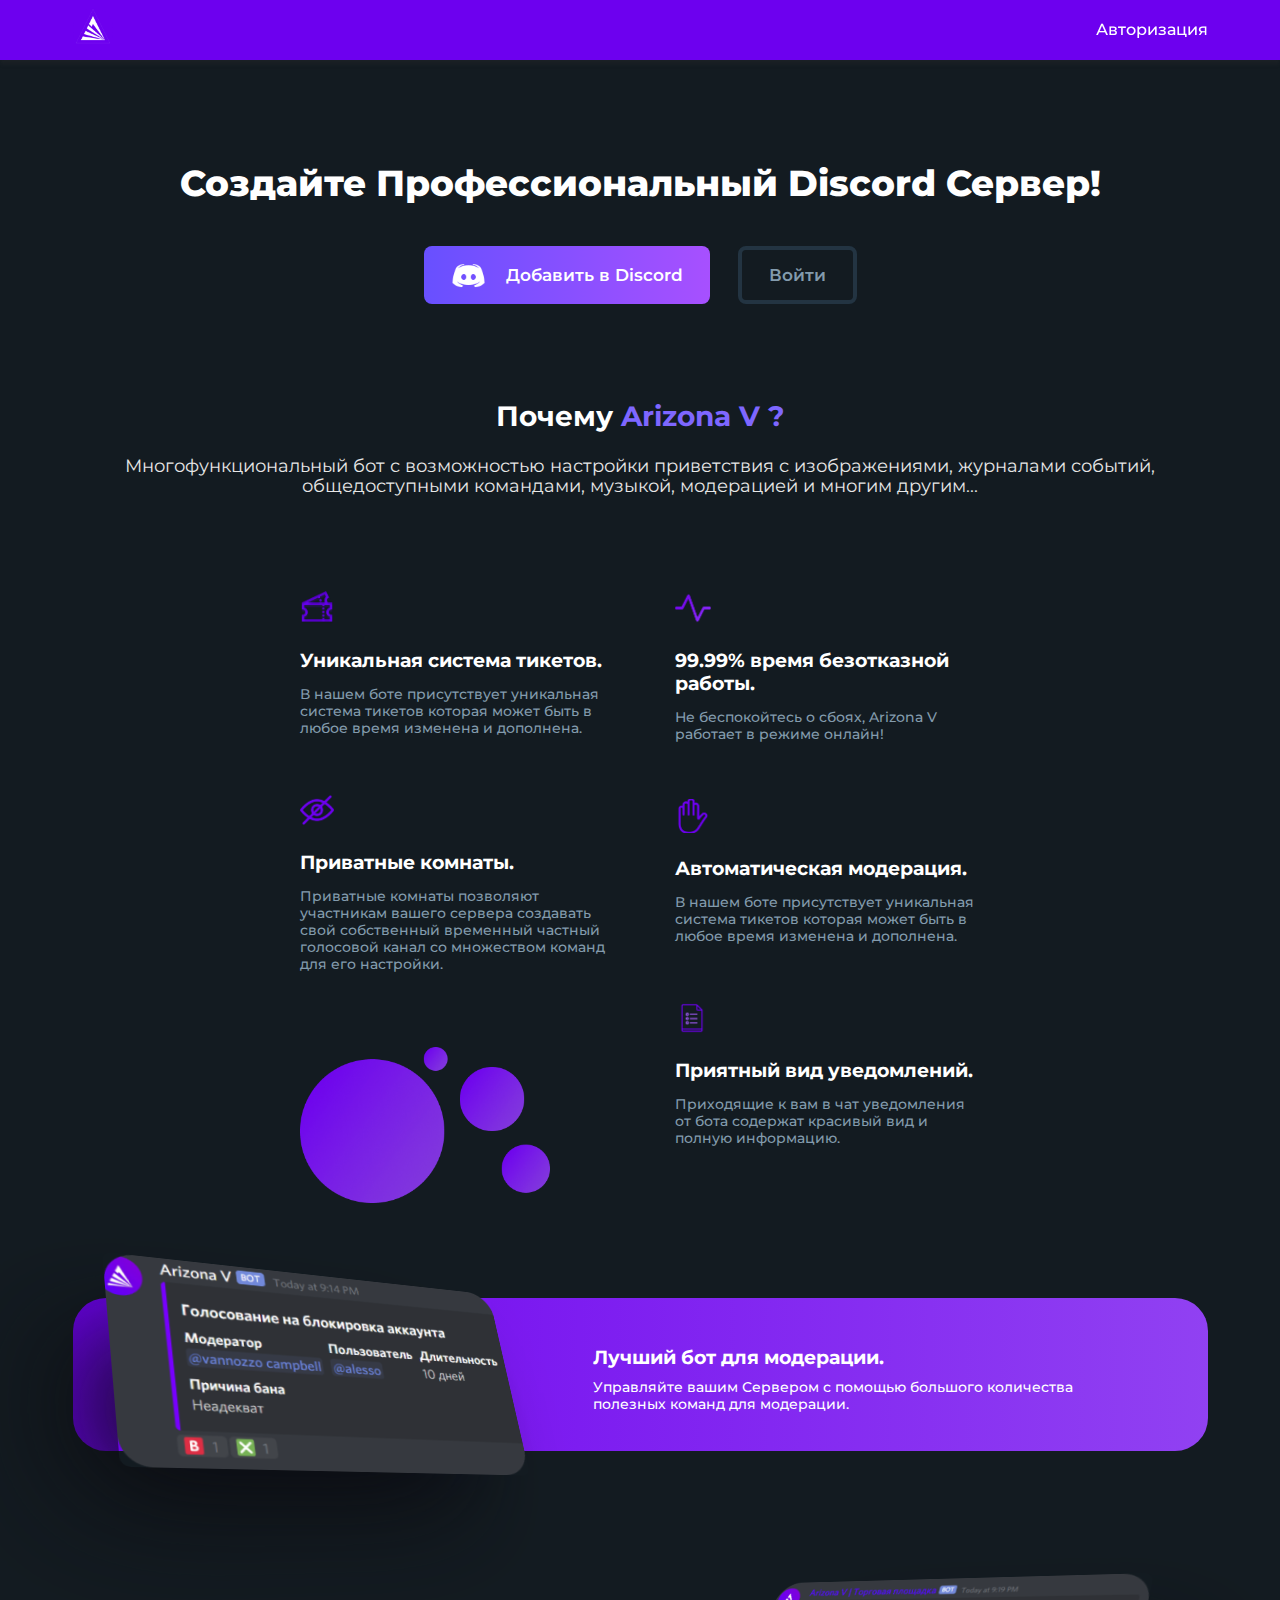
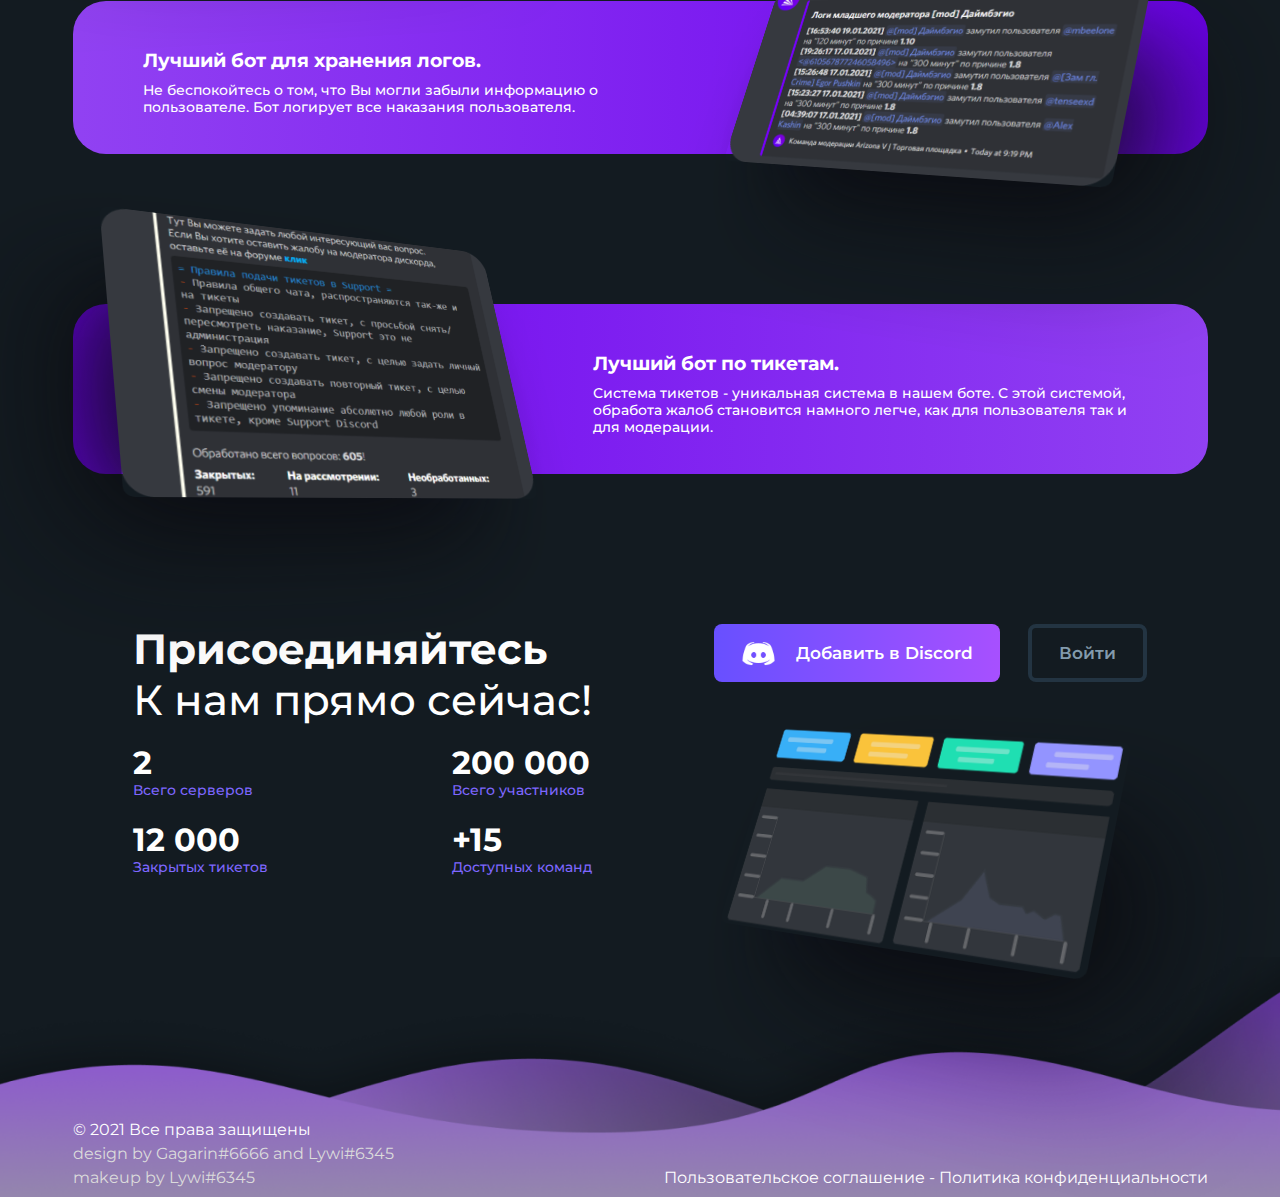
<file: index.html>
<!DOCTYPE html>
<html lang="ru">
<head>
    <meta charset="UTF-8">
    <meta name="viewport" content="width=device-width, initial-scale=1.0">
    <meta name="viewport" content="width=device-width">

    <link rel="stylesheet" href="css/main.css">
    <link rel="stylesheet" href="css/style.css">

    <script src="scripts/burger.js"></script>

    <title>Bot Arizona V</title>
</head>
<body>
    <div class="navbar navbar_fixed-top">
        <div class="container navbar__container">
            <a href="#" class="navbar__logo">
                <img src="img/navbar__logo.png" alt="logo">
            </a>
            <div class="navbar__right">
                <div class="navbar__burger">
                    <span></span>
                </div>
                <nav class="navbar__menu">
                    <ul class="navbar__list">
                        <li>
                            <a href="authorized.html" class="navbar__link">Авторизация</a>
                        </li>                  
                    <!-- <li>
                            <a href="#" class="navbar__link">Главная</a>
                        </li> -->
                    </ul>
                </nav>
            </div>
        </div>
    </div>
    <main class="main">
        <div class="container">
            <div class="head">
                <h1>Создайте Профессиональный Discord Сервер!</h1>
                <div class="head__buttons">
                    <a href="#" class="button button_add-to-discord"><img src="img/add-to-discord.png" alt="">Добавить в Discord</a>
                    <a href="#" class="button button_entrance">Войти</a>
                </div>
            </div>
            <div class="why">
                <div class="why__header">
                    <h2>Почему <span>Arizona V ?</span></h2>
                    <p>Многофункциональный бот с возможностью настройки приветствия с изображениями, журналами событий, общедоступными командами, музыкой, модерацией и многим другим...</p>
                </div>
                <div class="why__elements">
                    <div class="why__section why__section_left">
                        <div class="why__element">
                            <img src="img/why__ticket.png" alt="img">
                            <h3>Уникальная система тикетов.</h3>
                            <p>В нашем боте присутствует уникальная система тикетов которая может быть в любое время изменена и дополнена.</p>
                        </div>
                        <div class="why__element">
                            <img src="img/why__eye.png" alt="img">
                            <h3>Приватные комнаты.</h3>
                            <p>Приватные комнаты позволяют участникам вашего сервера создавать свой собственный временный частный голосовой канал со множеством команд для его настройки.</p>
                        </div>
                    </div>
                    <div class="why__section">
                        <div class="why__element">
                            <img src="img/why__line.png" alt="img">
                            <h3>99.99% время безотказной работы.</h3>
                            <p>Не беспокойтесь о сбоях, Arizona V работает в режиме онлайн!</p>
                        </div>
                        <div class="why__element">
                            <img src="img/why__arm.png" alt="img">
                            <h3>Автоматическая модерация.</h3>
                            <p>В нашем боте присутствует уникальная система тикетов которая может быть в любое время изменена и дополнена.</p>
                        </div>
                        <div class="why__element">
                            <img src="img/why__list.png" alt="img">
                            <h3>Приятный вид уведомлений.</h3>
                            <p>Приходящие к вам в чат уведомления от бота содержат красивый вид и полную информацию.</p>
                        </div>
                    </div>
                    <img class="why__circles" src="img/why__circles.png" alt="">
                </div>
                <div class="tiles">
                    <div class="tiles__feture">
                        <div><img class="tiles__img-rotate tiles__img-rotate_left" src="img/tiles/why__vote-ban.png" alt=""></div>
                        <div>
                            <h3>Лучший бот для модерации.</h3>
                            <p>Управляйте вашим Сервером с помощью большого количества полезных команд для модерации.</p>
                        </div>
                    </div>
                    <div class="tiles__feture tiles__feture_reverse">
                        <div><img class="tiles__img-rotate tiles__img-rotate_right" src="img/tiles/why__logs.png" alt=""></div>
                        <div>
                            <h3>Лучший бот для хранения логов.</h3>
                            <p>Не беспокойтесь о том, что Вы могли забыли информацию о пользователе. Бот логирует все наказания пользователя.</p>
                        </div>
                    </div>
                    <div class="tiles__feture">
                        <div><img class="tiles__img-rotate tiles__img-rotate_left" src="img/tiles/why__tickets.png" alt=""></div>
                        <div>
                            <h3>Лучший бот по тикетам.</h3>
                            <p>Система тикетов - уникальная система в нашем боте. С этой системой, обработа жалоб становится намного легче, как для пользователя так и для модерации.</p>
                        </div>
                    </div>
                </div>
                <div class="join-server">
                    <div class="join-server__section join-server__section_left">
                        <h3><span>Присоединяйтесь</span><br>К нам прямо сейчас!</h3>
                        <div class="join-server__info">
                            <div class="join-server__section">
                                <div class="join-server__element">
                                    <h4>2</h4>
                                    <p>Всего серверов</p>
                                </div>
                                <div class="join-server__element">
                                    <h4>12 000</h4>
                                    <p>Закрытых тикетов</p>
                                </div>
                            </div>
                            <div class="join-server__section">
                                <div class="join-server__element">
                                    <h4>200 000</h4>
                                    <p>Всего участников</p>
                                </div>
                                <div class="join-server__element">
                                    <h4>+15</h4>
                                    <p>Доступных команд</p>
                                </div>
                            </div>
                        </div>
                    </div>
                    <div class="join-server__section">
                        <div class="join-server__buttons">
                            <a href="#" class="button button_add-to-discord"><img src="img/add-to-discord.png" alt="">Добавить в Discord</a>
                            <a href="#" class="button button_entrance">Войти</a>
                        </div>
                        <img class="join-server__logo" src="img/join-server-logo.png" alt="">
                    </div>
                </div>
            </div>
        </div>
    </main>
    <footer class="footer">
        <div class="container footer__container">
            <div class="footer__author">
                <span>© 2021 Все права защищены</span><br>
                <p>design by Gagarin#6666 and Lywi#6345</p>
                <p>makeup by Lywi#6345</p>
            </div>
            <div>
                <div class="footer__politics">
                    <a href="#">Пользовательское соглашение</a>
                    <span>&nbsp;-&nbsp;</span>
                    <a href="#">Политика конфиденциальности</a>
                </div>
            </div>
        </div>
    </footer>
</body>
</html>
</file>
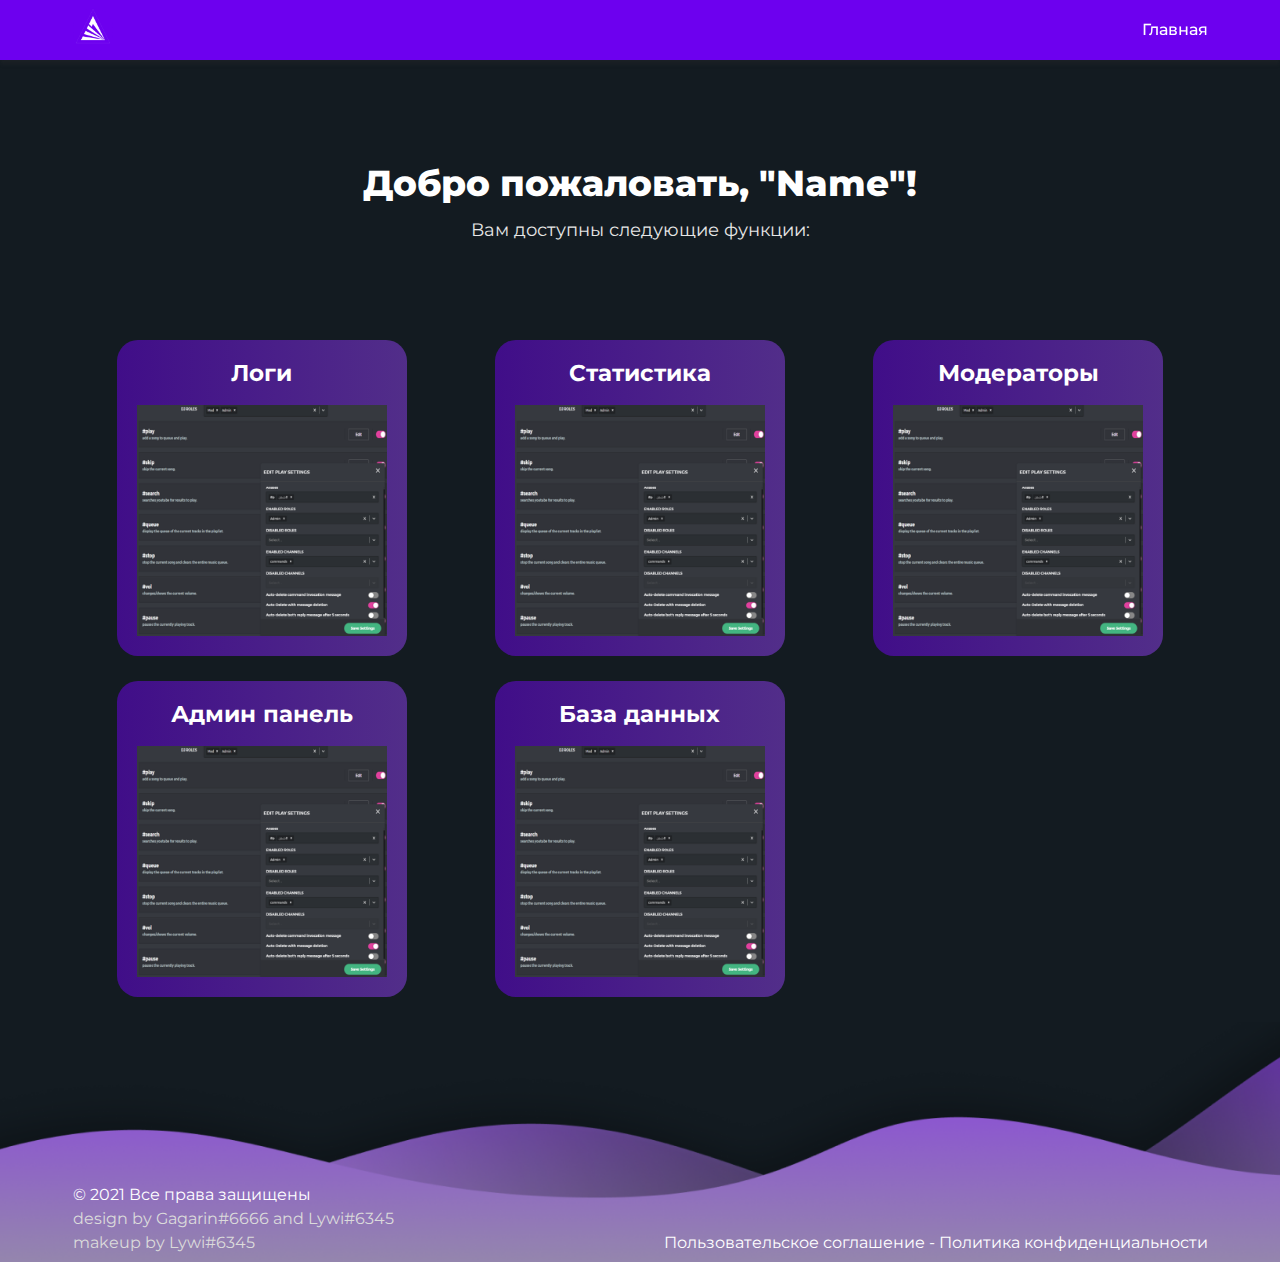
<file: authorized.html>
<!DOCTYPE html>
<html lang="ru">
<head>
    <meta charset="UTF-8">
    <meta name="viewport" content="width=device-width, initial-scale=1.0">

    <link rel="stylesheet" href="css/main.css">
    <link rel="stylesheet" href="css/authorized.css">

    <script src="scripts/burger.js"></script>

    <title>Bot Arizona V</title>
</head>
<body>
    <div class="navbar navbar_fixed-top">
        <div class="container navbar__container">
            <a href="#" class="navbar__logo">
                <img src="img/navbar__logo.png" alt="logo">
            </a>
            <div class="navbar__right">
                <div class="navbar__burger">
                    <span></span>
                </div>
                <nav class="navbar__menu">
                    <ul class="navbar__list">
                        <li>
                            <a href="index.html" class="navbar__link">Главная</a>
                        </li>          
                    <!-- <li>
                            <a href="#" class="navbar__link">Главная</a>
                        </li> -->
                    </ul>
                </nav>
            </div>
        </div>
    </div>
    <main>
        <div class="container">
            <div class="head">
                <h1>Добро пожаловать, "Name"!</h1>
                <p>Вам доступны следующие функции:</p>
            </div>
            <div class="cards">
                <a class="cards__card" href="logs.html">
                    <div class="cards__name"><h2>Логи</h2></div>
                    <img class="cards__preview" src="img/authorized/cards__preview.png" alt="">
                </a>
                <a class="cards__card" href="#">
                    <div class="cards__name"><h2>Статистика</h2></div>
                    <img class="cards__preview" src="img/authorized/cards__preview.png" alt="">
                </a>
                <a class="cards__card" href="moderatorsList.html">
                    <div class="cards__name"><h2>Модераторы</h2></div>
                    <img class="cards__preview" src="img/authorized/cards__preview.png" alt="">
                </a>
                <a class="cards__card" href="#">
                    <div class="cards__name"><h2>Админ панель</h2></div>
                    <img class="cards__preview" src="img/authorized/cards__preview.png" alt="">
                </a>
                <a class="cards__card" href="#">
                    <div class="cards__name"><h2>База данных</h2></div>
                    <img class="cards__preview" src="img/authorized/cards__preview.png" alt="">
                </a>
                <a class="cards__card cards__card_💩💩💩" href="#">
                    <div class="cards__name"><h2>💩💩💩</h2></div>
                    <img class="cards__preview" src="img/authorized/cards__preview.png" alt="">
                </a>
            </div>
        </div>
    </main>
    <footer class="footer">
        <div class="container footer__container">
            <div class="footer__author">
                <span>© 2021 Все права защищены</span><br>
                <p>design by Gagarin#6666 and Lywi#6345</p>
                <p>makeup by Lywi#6345</p>
            </div>
            <div>
                <div class="footer__politics">
                    <a href="#">Пользовательское соглашение</a>
                    <span>&nbsp;-&nbsp;</span>
                    <a href="#">Политика конфиденциальности</a>
                </div>
            </div>
        </div>
    </footer>
</body>
</html>
</file>
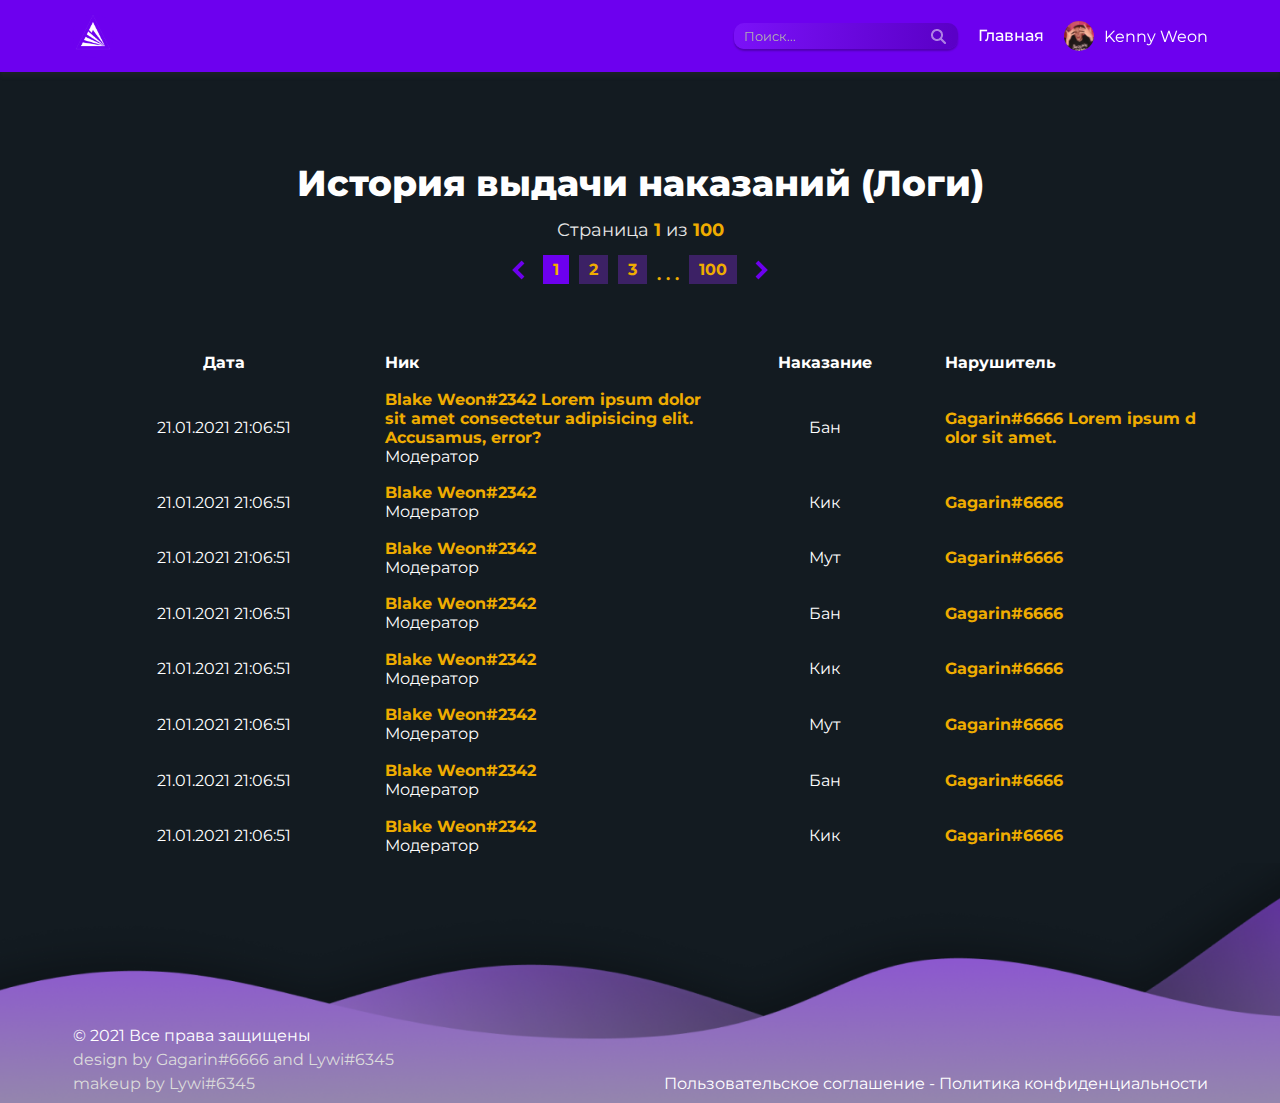
<file: logs.html>
<!DOCTYPE html>
<html lang="en">
<head>
    <meta charset="UTF-8">
    <meta name="viewport" content="width=device-width, initial-scale=1.0">

    <link rel="stylesheet" href="css/main.css">
    <link rel="stylesheet" href="css/logs.css">

    <script src="scripts/burger.js"></script>

    <title>Bot Arizona V</title>
</head>
<body>
    <div class="navbar navbar_fixed-top">
        <div class="container navbar__container">
            <a href="#" class="navbar__logo">
                <img src="img/navbar__logo.png" alt="logo">
            </a>
            <div class="navbar__right">
                <div class="navbar__burger">
                    <span></span>
                </div>
                <nav class="navbar__menu">
                    <form class="search" role="search">
                        <input id="search" type="search" placeholder="Поиск..."/>
                        <div class="search__submit">
                            <img class="search__submit" src="img/search.png" alt=""> 
                        </div>   
                    </form>
                    <ul class="navbar__list">
                        <li>
                            <a href="index.html" class="navbar__link">Главная</a>
                        </li>          
                    <!-- <li>
                            <a href="#" class="navbar__link">Главная</a>
                        </li> -->
                    </ul>
                    <nav class="personal">
                        <ul class="personal__list">
                            <li>
                                <img class="personal__face" src="img/face/kenny.png" alt="">
                                <a href="#" class="personal__link">Kenny Weon</a>
                                <span class="personal__arrow arrow"></span>
                                <ul class="sub-personal__list">
                                    <li>
                                        <a href="private.html" class="sub-personal__link">Личный кабинет</a>
                                    </li>
                                    <li>
                                        <a href="#" class="sub-personal__link">Выход</a>
                                    </li>
                                </ul>
                            </li>
                        </ul>
                    </nav>
                </nav>
            </div>
        </div>
    </div>
    <main>
        <div class="container">
            <div class="head">
                <h1>История выдачи наказаний (Логи)</h1>
                <p>Страница <span>1</span> из <span>100</span></p>
                <div class="paginator">
                    <div class="paginator__container">
                        <div class="paginator__arrow"><img src="img/paginator__arrow.png" alt=""></div>
                        <div class="paginator__number paginator__number_active">1</div>
                        <div class="paginator__number">2</div>
                        <div class="paginator__number">3</div>
                        <div class="paginator__dotted">. . .</div>
                        <div class="paginator__number">100</div>
                        <div class="paginator__arrow paginator__arrow_right"><img src="img/paginator__arrow.png" alt=""></div>
                    </div>
                </div>
            </div>
            <div class="logs">
                <div class="logs__table-responsive">
                    <table>
                        <thead>
                            <tr>
                                <th>Дата</th>
                                <th class="text-left">Ник</th>
                                <th>Наказание</th>
                                <th class="text-left">Нарушитель</th>
                            </tr>
                        </thead>
                        <tbody>
                            <tr>
                                <td class="text-center">21.01.2021 21:06:51</td>
                                <td class="logs__max-size">
                                    <div class="logs__nick">Blake Weon#2342 Lorem ipsum dolor sit amet consectetur adipisicing elit. Accusamus, error?</div>
                                    <div>Модератор</div>
                                </td>
                                <td class="text-center"><span>Бан</span></td>
                                <td class="logs__nick logs__max-size">Gagarin#6666 Lorem ipsum dolor sit amet.</td>
                            </tr>
                            <tr>
                                <td class="text-center">21.01.2021 21:06:51</td>
                                <td>
                                    <div class="logs__nick">Blake Weon#2342</div>
                                    <div>Модератор</div>
                                </td>
                                <td class="text-center"><span>Кик</span></td>
                                <td class="logs__nick">Gagarin#6666</td>
                            </tr>
                            <tr>
                                <td class="text-center">21.01.2021 21:06:51</td>
                                <td>
                                    <div class="logs__nick">Blake Weon#2342</div>
                                    <div>Модератор</div>
                                </td>
                                <td class="text-center"><span>Мут</span></td>
                                <td class="logs__nick">Gagarin#6666</td>
                            </tr>
                            <tr>
                                <td class="text-center">21.01.2021 21:06:51</td>
                                <td>
                                    <div class="logs__nick">Blake Weon#2342</div>
                                    <div>Модератор</div>
                                </td>
                                <td class="text-center"><span>Бан</span></td>
                                <td class="logs__nick">Gagarin#6666</td>
                            </tr>
                            <tr>
                                <td class="text-center">21.01.2021 21:06:51</td>
                                <td>
                                    <div class="logs__nick">Blake Weon#2342</div>
                                    <div>Модератор</div>
                                </td>
                                <td class="text-center"><span>Кик</span></td>
                                <td class="logs__nick">Gagarin#6666</td>
                            </tr>
                            <tr>
                                <td class="text-center">21.01.2021 21:06:51</td>
                                <td>
                                    <div class="logs__nick">Blake Weon#2342</div>
                                    <div>Модератор</div>
                                </td>
                                <td class="text-center"><span>Мут</span></td>
                                <td class="logs__nick">Gagarin#6666</td>
                            </tr>
                            <tr>
                                <td class="text-center">21.01.2021 21:06:51</td>
                                <td>
                                    <div class="logs__nick">Blake Weon#2342</div>
                                    <div>Модератор</div>
                                </td>
                                <td class="text-center"><span>Бан</span></td>
                                <td class="logs__nick">Gagarin#6666</td>
                            </tr>
                            <tr>
                                <td class="text-center">21.01.2021 21:06:51</td>
                                <td>
                                    <div class="logs__nick">Blake Weon#2342</div>
                                    <div>Модератор</div>
                                </td>
                                <td class="text-center"><span>Кик</span></td>
                                <td class="logs__nick">Gagarin#6666</td>
                            </tr>
                        </tbody>
                    </table>
                </div>
            </div>
        </div>
    </main>
    <footer class="footer">
        <div class="container footer__container">
            <div class="footer__author">
                <span>© 2021 Все права защищены</span><br>
                <p>design by Gagarin#6666 and Lywi#6345</p>
                <p>makeup by Lywi#6345</p>
            </div>
            <div>
                <div class="footer__politics">
                    <a href="#">Пользовательское соглашение</a>
                    <span>&nbsp;-&nbsp;</span>
                    <a href="#">Политика конфиденциальности</a>
                </div>
            </div>
        </div>
    </footer>
    <script src="scripts/personal.js"></script>
</body>
</html>
</file>
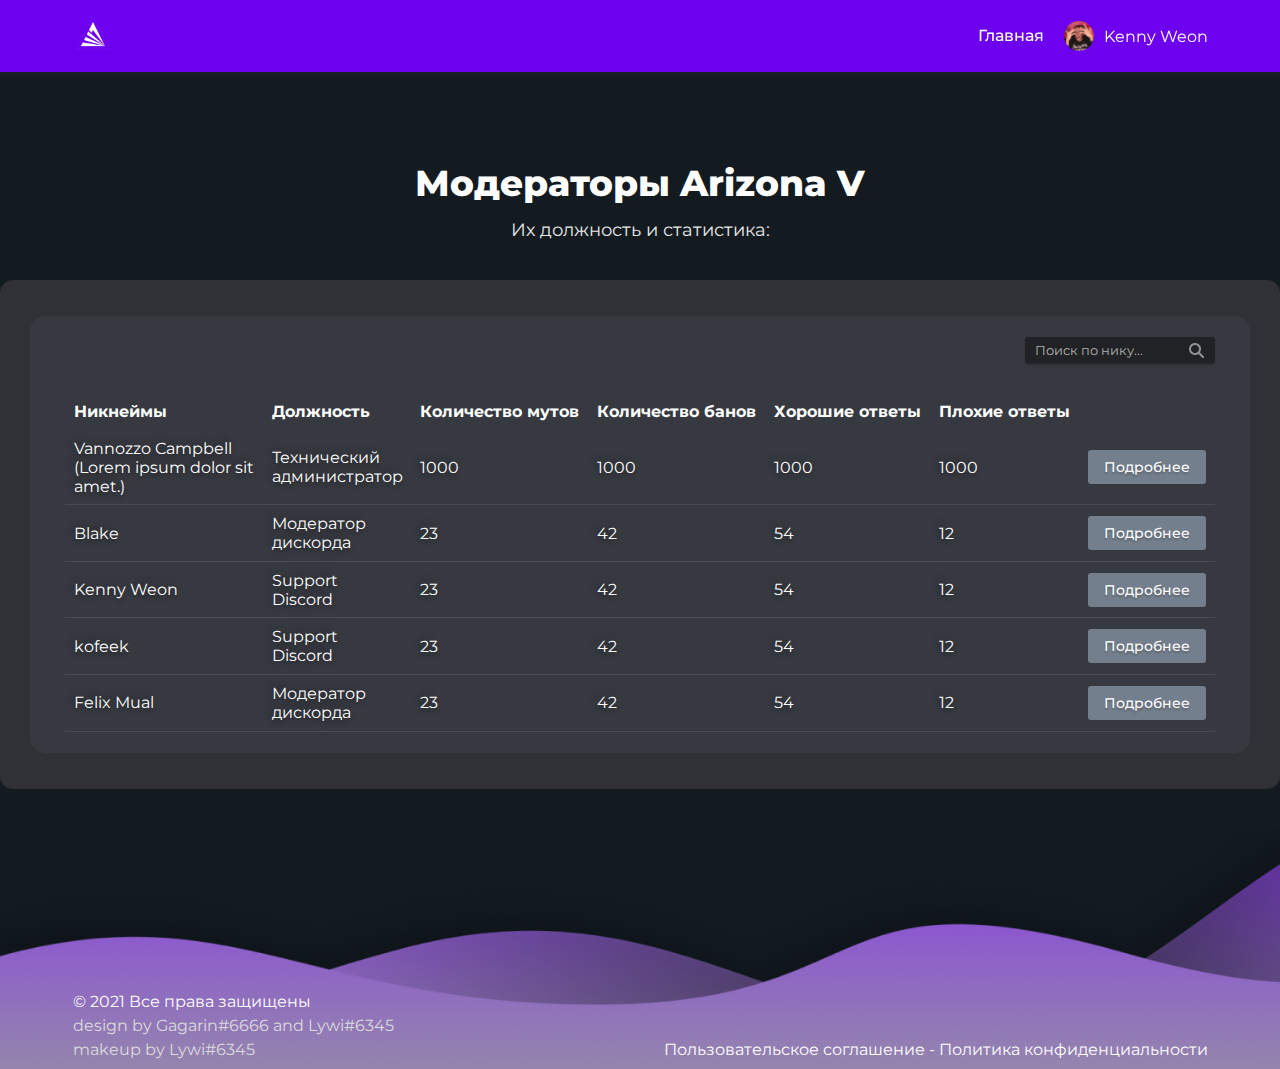
<file: moderatorsList.html>
<!DOCTYPE html>
<html lang="ru">
<head>
    <meta charset="UTF-8">
    <meta name="viewport" content="width=device-width, initial-scale=1.0">

    <link rel="stylesheet" href="css/main.css">
    <link rel="stylesheet" href="css/moderatorsList.css">

    <script src="scripts/burger.js"></script>

    <title>Bot Arizona V</title>
</head>
<body>
    <div class="navbar navbar_fixed-top">
        <div class="container navbar__container">
            <a href="#" class="navbar__logo">
                <img src="img/navbar__logo.png" alt="logo">
            </a>
            <div class="navbar__right">
                <div class="navbar__burger">
                    <span></span>
                </div>
                <nav class="navbar__menu">
                    <ul class="navbar__list">
                        <li>
                            <a href="index.html" class="navbar__link">Главная</a>
                        </li>          
                    <!-- <li>
                            <a href="#" class="navbar__link">Главная</a>
                        </li> -->
                    </ul>
                    <nav class="personal">
                        <ul class="personal__list">
                            <li>
                                <img class="personal__face" src="img/face/kenny.png" alt="">
                                <a href="#" class="personal__link">Kenny Weon</a>
                                <span class="personal__arrow arrow"></span>
                                <ul class="sub-personal__list">
                                    <li>
                                        <a href="private.html" class="sub-personal__link">Личный кабинет</a>
                                    </li>
                                    <li>
                                        <a href="#" class="sub-personal__link">Выход</a>
                                    </li>
                                </ul>
                            </li>
                        </ul>
                    </nav>
                </nav>
            </div>
        </div>
    </div>
    <main>
        <div class="container">
            <div class="head">
                <h1>Модераторы Arizona V</h1>
                <p>Их должность и статистика:</p>
            </div>
        </div>
        <div class="wrapper">
            <div class="inner">
                <div class="inner__header">
                    <form class="search inner__search" role="search">
                        <input id="search" type="search" placeholder="Поиск по нику..."/>
                        <div class="search__submit">
                            <img class="search__submit" src="img/search.png" alt=""> 
                        </div>   
                    </form>
                </div>
                <div class="moderators">
                    <div class="moderators__table-responsive">
                        <table>
                            <thead>
                                <tr>
                                    <th class="text-left">Никнеймы</th>
                                    <th class="text-left">Должность</th>
                                    <th class="text-left">Количество мутов</th>
                                    <th class="text-left">Количество банов</th>
                                    <th class="text-left">Хорошие ответы</th>
                                    <th class="text-left">Плохие ответы</th>
                                    <th></th>
                                </tr>
                            </thead>
                            <tbody>
                                <tr>
                                    <td class="moderators__nicks">Vannozzo Campbell (Lorem ipsum dolor sit amet.)</td>
                                    <td class="moderators__who">Технический администратор</td>
                                    <td>1000</td>
                                    <td>1000</td>
                                    <td>1000</td>
                                    <td>1000</td>
                                    <td><button class="button">Подробнее</button></td>
                                </tr>
                                <tr>
                                    <td class="moderators__nicks">Blake</td>
                                    <td class="moderators__who">Модератор дискорда</td>
                                    <td>23</td>
                                    <td>42</td>
                                    <td>54</td>
                                    <td>12</td>
                                    <td><button class="button">Подробнее</button></td>
                                </tr>
                                <tr>
                                    <td class="moderators__nicks">Kenny Weon</td>
                                    <td class="moderators__who">Support Discord</td>
                                    <td>23</td>
                                    <td>42</td>
                                    <td>54</td>
                                    <td>12</td>
                                    <td><button class="button">Подробнее</button></td>
                                </tr>
                                <tr>
                                    <td class="moderators__nicks">kofeеk</td>
                                    <td class="moderators__who">Support Discord</td>
                                    <td>23</td>
                                    <td>42</td>
                                    <td>54</td>
                                    <td>12</td>
                                    <td><button class="button">Подробнее</button></td>
                                </tr>
                                <tr>
                                    <td class="moderators__nicks">Felix Mual</td>
                                    <td class="moderators__who">Модератор дискорда</td>
                                    <td>23</td>
                                    <td>42</td>
                                    <td>54</td>
                                    <td>12</td>
                                    <td><button class="button">Подробнее</button></td>
                                </tr>
                            </tbody>
                        </table>
                    </div>
                </div>
            </div>
        </div>
    </main>
    <footer class="footer">
        <div class="container footer__container">
            <div class="footer__author">
                <span>© 2021 Все права защищены</span><br>
                <p>design by Gagarin#6666 and Lywi#6345</p>
                <p>makeup by Lywi#6345</p>
            </div>
            <div>
                <div class="footer__politics">
                    <a href="#">Пользовательское соглашение</a>
                    <span>&nbsp;-&nbsp;</span>
                    <a href="#">Политика конфиденциальности</a>
                </div>
            </div>
        </div>
    </footer>
</body>
    <script src="scripts/personal.js"></script>
</html>
</file>
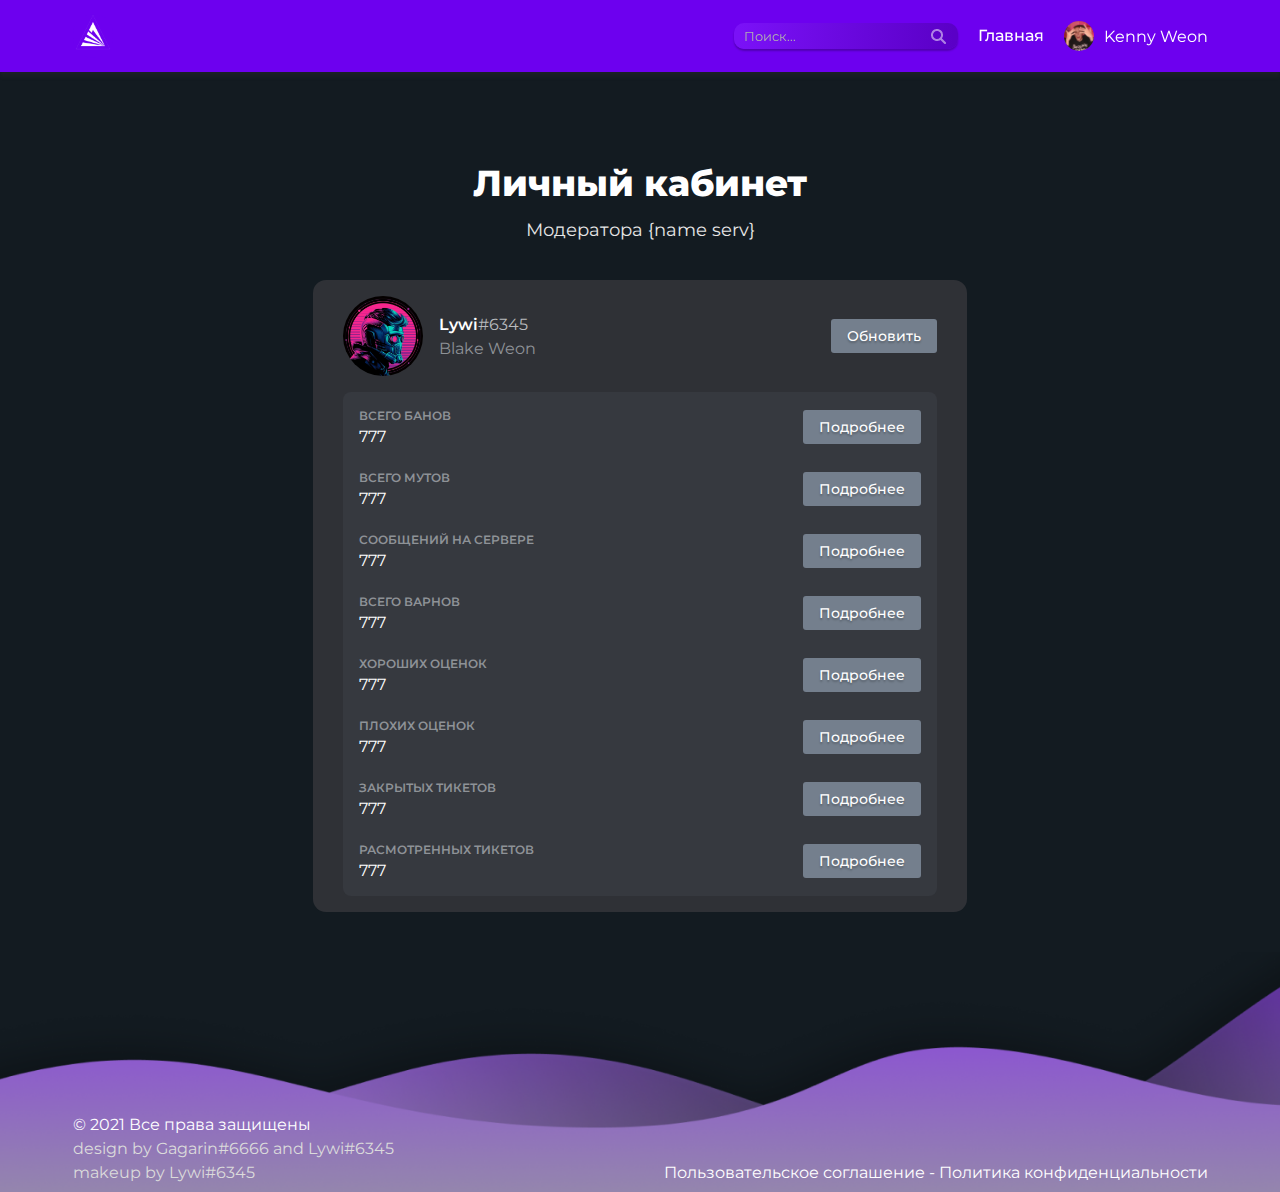
<file: private.html>
<!DOCTYPE html>
<html lang="ru">
<head>
    <meta charset="UTF-8">
    <meta name="viewport" content="width=device-width, initial-scale=1.0">

    <link rel="stylesheet" href="css/private.css">
    <link rel="stylesheet" href="css/main.css">
    <script src="scripts/burger.js"></script>

    <title>Bot Arizona V</title>
</head>
<body>
    <div class="navbar navbar_fixed-top">
        <div class="container navbar__container">
            <a href="#" class="navbar__logo">
                <img src="img/navbar__logo.png" alt="logo">
            </a>
            <div class="navbar__right">
                <div class="navbar__burger">
                    <span></span>
                </div>
                <nav class="navbar__menu">
                    <form class="search" role="search">
                        <input id="search" type="search" placeholder="Поиск..."/>
                        <div class="search__submit">
                            <img class="search__submit" src="img/search.png" alt=""> 
                        </div>   
                    </form>
                    <ul class="navbar__list">
                        <li>
                            <a href="index.html" class="navbar__link">Главная</a>
                        </li>          
                    <!-- <li>
                            <a href="#" class="navbar__link">Главная</a>
                        </li> -->
                    </ul>
                    <nav class="personal">
                        <ul class="personal__list">
                            <li>
                                <img class="personal__face" src="img/face/kenny.png" alt="">
                                <a href="#" class="personal__link">Kenny Weon</a>
                                <span class="personal__arrow arrow"></span>
                                <ul class="sub-personal__list">
                                    <li>
                                        <a href="" class="sub-personal__link">Личный кабинет</a>
                                    </li>
                                    <li>
                                        <a href="#" class="sub-personal__link">Выход</a>
                                    </li>
                                </ul>
                            </li>
                        </ul>
                    </nav>
                </nav>
            </div>
        </div>
    </div>
    <main>
        <div class="container">
            <div class="head">
                <h1>Личный кабинет</h1>
                <p>Модератора {name serv}</p>
            </div>
            <div class="private">
                <div class="private__profile">
                    <div class="private__avatar"><img src="img/face/blake.png" alt=""></div>
                    <div class="private__details">
                        <div class="private__info">
                            <span class="private__nick">Lywi</span><span class="private__id">#6345</span>
                        </div>
                        <p>Blake Weon</p>
                    </div>
                    <div class="private__button">
                        <button class="button">Обновить</button>
                    </div>
                </div>
                <div class="private__fieldList">
                    <div class="private__field">
                        <div class="private__block">
                            <h5>Всего банов</h5>
                            <span>777</span>
                        </div>
                        <div class="private__button">
                            <button class="button">Подробнее</button>
                        </div>
                    </div>
                    <div class="private__field">
                        <div class="private__block">
                            <h5>Всего мутов</h5>
                            <span>777</span>
                        </div>
                        <div class="private__button">
                            <button class="button">Подробнее</button>
                        </div>
                    </div>
                    <div class="private__field">
                        <div class="private__block">
                            <h5>Сообщений на сервере</h5>
                            <span>777</span>
                        </div>
                        <div class="private__button">
                            <button class="button">Подробнее</button>
                        </div>
                    </div>
                    <div class="private__field">
                        <div class="private__block">
                            <h5>Всего варнов</h5>
                            <span>777</span>
                        </div>
                        <div class="private__button">
                            <button class="button">Подробнее</button>
                        </div>
                    </div>
                    <div class="private__field">
                        <div class="private__block">
                            <h5>Хороших оценок</h5>
                            <span>777</span>
                        </div>
                        <div class="private__button">
                            <button class="button">Подробнее</button>
                        </div>
                    </div>
                    <div class="private__field">
                        <div class="private__block">
                            <h5>Плохих оценок</h5>
                            <span>777</span>
                        </div>
                        <div class="private__button">
                            <button class="button">Подробнее</button>
                        </div>
                    </div>
                    <div class="private__field">
                        <div class="private__block">
                            <h5>Закрытых тикетов</h5>
                            <span>777</span>
                        </div>
                        <div class="private__button">
                            <button class="button">Подробнее</button>
                        </div>
                    </div>
                    <div class="private__field">
                        <div class="private__block">
                            <h5>Расмотренных тикетов</h5>
                            <span>777</span>
                        </div>
                        <div class="private__button">
                            <button class="button">Подробнее</button>
                        </div>
                    </div>
                </div>
            </div>
        </div>
    </main>
    <footer class="footer">
        <div class="container footer__container">
            <div class="footer__author">
                <span>© 2021 Все права защищены</span><br>
                <p>design by Gagarin#6666 and Lywi#6345</p>
                <p>makeup by Lywi#6345</p>
            </div>
            <div>
                <div class="footer__politics">
                    <a href="#">Пользовательское соглашение</a>
                    <span>&nbsp;-&nbsp;</span>
                    <a href="#">Политика конфиденциальности</a>
                </div>
            </div>
        </div>
    </footer>
</body>
    <script src="scripts/personal.js"></script>
</html>
</file>
<file: css/main.css>
@import url("https://fonts.googleapis.com/css2?family=Montserrat:wght@500&display=swap");
@import url("https://fonts.googleapis.com/css2?family=Montserrat&display=swap");
body {
  margin: 0;
  background-color: #131B21;
  font-family: "Montserrat", sans-serif;
}
@media (max-width: 767px) {
  body.lock {
    overflow: hidden;
  }
}

a {
  text-decoration: none;
  color: #000;
}

::-webkit-scrollbar {
  width: 12px;
  height: 3px;
}

::-webkit-scrollbar-button {
  display: none;
  background-color: #000;
}

::-webkit-scrollbar-corner {
  background-color: #2f3136;
}

::-webkit-scrollbar-thumb {
  height: 50px;
  background-color: #202225;
  border-radius: 5px;
  border-top: solid;
  border-bottom: solid;
  border-color: #36393f;
}

::-webkit-scrollbar-track-piece {
  background-color: #2f3136;
}

.container {
  max-width: 1135px;
  margin: 0 auto;
}
@media (max-width: 1200px) {
  .container {
    max-width: 970px;
  }
}
@media (max-width: 992px) {
  .container {
    max-width: 750px;
  }
}
@media (max-width: 767px) {
  .container {
    max-width: none;
  }
}

.navbar {
  position: relative;
  background-color: #6D00EF;
  min-height: 50px;
  padding: 5px 0;
  -webkit-box-shadow: 0px 4px 4px 0px rgba(50, 50, 50, 0.25);
  -moz-box-shadow: 0px 4px 4px 0px rgba(50, 50, 50, 0.25);
  box-shadow: 0px 4px 4px 0px rgba(50, 50, 50, 0.25);
  display: flex;
  align-items: center;
}
@media (max-width: 767px) {
  .navbar:before {
    content: "";
    position: absolute;
    top: 0;
    left: 0;
    width: 100%;
    height: 100%;
    background-color: #6D00EF;
    z-index: 1;
  }
}
.navbar_fixed-top {
  position: fixed;
  top: 0;
  right: 0;
  left: 0;
  z-index: 3;
}
.navbar__container {
  width: 100%;
  height: 100%;
  display: flex;
  align-items: center;
  justify-content: space-around;
}
.navbar__logo {
  border-radius: 50px;
  background-color: #6D00EF;
  transition: 0.3s ease;
  z-index: 2;
}
.navbar__logo:hover {
  box-shadow: 0px 0px 4px 4px rgba(0, 0, 0, 0.12) inset;
  -webkit-box-shadow: 0px 0px 4px 4px rgba(0, 0, 0, 0.12) inset;
  -moz-box-shadow: 0px 0px 4px 4px rgba(0, 0, 0, 0.12) inset;
}
.navbar__logo img {
  width: 40px;
}
.navbar__right {
  width: 100%;
  display: flex;
  justify-content: flex-end;
  align-items: center;
}
.navbar__burger {
  display: none;
  cursor: pointer;
}
@media (max-width: 767px) {
  .navbar__burger {
    display: block;
    position: relative;
    width: 30px;
    height: 20px;
    z-index: 3;
    margin-right: 20px;
  }
  .navbar__burger.active:before {
    transform: rotate(45deg);
    top: 9px;
  }
  .navbar__burger.active span {
    transform: scale(0);
  }
  .navbar__burger.active:after {
    transform: rotate(-45deg);
    bottom: 9px;
  }
  .navbar__burger span {
    position: absolute;
    background-color: #fff;
    left: 0;
    width: 100%;
    height: 2px;
    top: 9px;
    transition: all 0.3s ease;
  }
  .navbar__burger:before, .navbar__burger:after {
    content: "";
    background-color: #fff;
    position: absolute;
    width: 100%;
    height: 2px;
    left: 0;
    transition: all 0.3s ease;
  }
  .navbar__burger:before {
    top: 0;
  }
  .navbar__burger:after {
    bottom: 0;
  }
}
.navbar__menu {
  display: flex;
  align-items: center;
}
.navbar__menu > :not(:first-child) {
  margin-left: 20px;
}
@media (max-width: 767px) {
  .navbar__menu > :not(:first-child) {
    margin-left: 0;
  }
}
@media (max-width: 767px) {
  .navbar__menu {
    box-sizing: border-box;
    position: fixed;
    top: -100%;
    left: 0;
    width: 100%;
    height: 100%;
    overflow: auto;
    background-color: #1f2024;
    padding: 100px 40px;
    padding-top: 100px;
    transition: all 0.3s ease;
  }
  .navbar__menu.active {
    display: flex;
    flex-direction: column;
    top: 0;
  }
}
.navbar__list {
  display: flex;
  margin: 0px;
  padding: 0;
}
.navbar__list :not(:first-child) {
  margin-left: 15px;
}
.navbar__list li {
  list-style: none;
  font-weight: 500;
}
@media (max-width: 767px) {
  .navbar__list {
    padding: 0;
    flex-direction: column;
    align-items: center;
    width: 100%;
  }
  .navbar__list :not(:first-child) {
    margin-left: 0px;
  }
  .navbar__list li {
    width: 100%;
    text-align: center;
  }
  .navbar__list a {
    border-bottom: 1px solid rgba(255, 255, 255, 0.1);
    line-height: 100px;
  }
}
.navbar__link {
  color: #FFFFFF;
  display: block;
  line-height: 50px;
  transition: 0.3s all;
}
.navbar__link:hover {
  color: #969696;
}

.footer {
  height: 240px;
  background-image: url(../img/footer-bg.png);
  background-repeat: no-repeat;
  background-size: cover;
  background-position: 50% 60%;
  color: #FFFFFF;
}
@media (max-width: 660px) {
  .footer {
    background-position: 50% 100%;
    height: 500px;
  }
}
.footer__container {
  display: flex;
  justify-content: space-between;
  align-items: flex-end;
  height: 100%;
}
@media (max-width: 767px) {
  .footer__container {
    padding: 0 20px;
  }
}
@media (max-width: 660px) {
  .footer__container {
    flex-direction: column-reverse;
    justify-content: flex-start;
    align-items: flex-start;
  }
}
.footer__author {
  padding-bottom: 10px;
}
.footer__author p {
  margin: 0;
  margin-top: 5px;
  color: #dbdbdb;
}
.footer__politics {
  display: flex;
  padding-bottom: 10px;
}
@media (max-width: 992px) {
  .footer__politics {
    flex-direction: column;
  }
  .footer__politics span {
    display: none;
  }
}
.footer__politics a {
  color: #FFFFFF;
  transition: 0.2s all;
}
.footer__politics a:hover {
  color: #d4d4d4;
}

.search {
  position: relative;
}
@media (max-width: 767px) {
  .search {
    max-width: 300px;
    margin: 0 auto;
    margin-bottom: 10px;
  }
}
.search input[type=search] {
  outline: 0;
  width: 100%;
  padding: 5px 10px;
  padding-right: 30px;
  border: none;
  background: linear-gradient(92.83deg, #7A11F7 2.59%, #5A00C6 97.97%);
  box-shadow: 0px 2px 2px rgba(0, 0, 0, 0.25);
  border-radius: 10px;
  font-family: "Montserrat", sans-serif;
  color: #FFFFFF;
}
.search input[type=search]::placeholder {
  color: #b1b1b1;
}
@media (max-width: 767px) {
  .search input[type=search] {
    font-size: 18px;
  }
}
.search__submit {
  height: 100%;
  width: 26px;
  position: absolute;
  top: 0;
  right: 0;
  padding-right: 4px;
  cursor: pointer;
  display: flex;
  justify-content: center;
  align-items: center;
}
.search__submit img {
  position: relative;
  height: 15px;
  width: 15px;
  opacity: 0.5;
}

.arrow {
  display: none;
  position: absolute;
  right: 0;
  top: 10px;
  width: 0;
  height: 0;
  border-top: 10px solid #fff;
  border-right: 10px solid transparent;
  border-left: 10px solid transparent;
}
.arrow.active {
  transform: rotate(-180deg);
}

@media (max-width: 767px) {
  .personal {
    order: -1;
    margin-bottom: 45px;
  }
}
.personal li {
  position: relative;
  list-style: none;
}
.personal ul {
  padding: 0;
}
.personal__list {
  display: flex;
}
.personal__list > li {
  display: flex;
  align-items: center;
  cursor: pointer;
}
@media (max-width: 767px) {
  .personal__list > li {
    margin: 0 auto;
  }
}
.personal__face {
  width: 30px;
  border-radius: 50px;
  margin-right: 10px;
}
.personal__link {
  color: #FFFFFF;
}
.personal__link.parent {
  margin-right: 30px;
}
body.mouse .personal__list > li:hover .sub-personal__list {
  display: block;
}

body.touch .sub-personal__list.open {
  display: block;
}

body.touch .arrow {
  display: block;
}

.sub-personal__list {
  display: none;
  position: absolute;
  top: 20px;
  right: 0;
  padding: 15px 0 0 0 !important;
  width: 160px;
}
.sub-personal__list > li {
  background-color: #242B31;
}
.sub-personal__list > li:hover {
  background-color: #1f6feb;
}
.sub-personal__link {
  color: #d6dce2;
  display: inline-block;
  padding: 5px 10px;
}
</file>
<file: css/style.css>
.head {
  padding-top: 137px;
  display: flex;
  justify-content: center;
  flex-direction: column;
}
.head h1 {
  font-weight: 800;
  color: #FFFFFF;
  font-size: 36px;
  text-align: center;
  margin-bottom: 41px;
}
@media (max-width: 660px) {
  .head h1 {
    font-size: 32px;
  }
}
.head__buttons {
  display: flex;
  justify-content: center;
}
.head__buttons :not(:last-child) {
  margin-right: 28px;
}
@media (max-width: 460px) {
  .head__buttons {
    flex-direction: column;
    padding: 0px 20px;
  }
  .head__buttons :not(:last-child) {
    margin-right: 0px;
  }
  .head__buttons :not(:first-child) {
    margin-top: 20px;
  }
}

.button {
  border-radius: 8px;
  display: flex;
  align-items: center;
  font-size: 17px;
  font-weight: 600;
  color: #fff;
  padding: 0 27px;
  height: 58px;
  box-sizing: border-box;
  transition: 0.2s ease;
}
.button img {
  width: 35px;
  margin-right: 20px;
}
.button:hover {
  transform: translateY(-10px) scale(1.05) translateZ(0px);
}
.button_add-to-discord {
  background: -webkit-gradient(linear, left top, right top, from(#6850ff), to(#a750ff));
  background: -webkit-linear-gradient(left, #6850ff, #a750ff);
  background: -o-linear-gradient(left, #6850ff 0, #a750ff 100%);
  background: linear-gradient(90deg, #6850ff, #a750ff);
}
.button_entrance {
  border: 4px solid #233442;
  color: #839bad;
}

.why {
  margin-top: 95px;
}
.why__header {
  text-align: center;
  color: #fff;
}
@media (max-width: 767px) {
  .why__header {
    padding: 0 20px;
  }
}
.why__header h2 {
  font-size: 28px;
}
.why__header h2 span {
  color: #7e67ff;
}
.why__header p {
  font-size: 18px;
  line-height: 20px;
  color: #e7e7e7;
}
.why__elements {
  position: relative;
  display: flex;
  margin: 95px auto;
  max-width: 681px;
}
@media (max-width: 767px) {
  .why__elements {
    padding: 0 20px;
  }
}
@media (max-width: 660px) {
  .why__elements {
    flex-direction: column;
    margin-bottom: 30px;
  }
}
.why__section {
  width: 50%;
}
@media (max-width: 660px) {
  .why__section {
    width: 100%;
  }
}
.why__section_left {
  margin-right: 70px;
}
@media (max-width: 660px) {
  .why__section_left {
    margin-right: 0;
  }
}
.why__element {
  margin-right: 0px;
  margin-bottom: 56px;
}
.why__element img {
  height: 34px;
}
.why__element h3 {
  margin-top: 20px;
  margin-bottom: 10px;
  font-weight: 700;
  font-size: 19px;
  line-height: 23px;
  color: #fff;
}
.why__element p {
  font-weight: 500;
  font-size: 14px;
  line-height: 17px;
  color: #839bad;
}
.why__circles {
  position: absolute;
  width: 250px;
  bottom: 0px;
}
@media (max-width: 660px) {
  .why__circles {
    display: none;
  }
}

.tiles__feture {
  background: linear-gradient(90.75deg, #6D00EF 0%, rgba(153, 68, 255, 0.94) 100.84%);
  border-radius: 33px;
  padding: 28px 70px;
  display: flex;
  align-items: center;
  color: #FFFFFF;
  margin-bottom: 150px;
}
@media (max-width: 992px) {
  .tiles__feture {
    margin-bottom: 60px;
  }
}
@media (max-width: 767px) {
  .tiles__feture {
    border-radius: 0;
  }
}
.tiles__feture_reverse {
  background: linear-gradient(90.75deg, rgba(153, 68, 255, 0.94) 0%, #6D00EF 100.84%);
  flex-direction: row-reverse;
}
.tiles__feture h3 {
  font-weight: 700;
  font-size: 19px;
  margin-top: 20px;
  margin-bottom: 10px;
}
.tiles__feture p {
  font-size: 14px;
  line-height: 17px;
  margin: 0 0 10px;
  font-weight: 500;
}
.tiles__img-rotate {
  margin-bottom: -60%;
  border-radius: 10px;
  width: 450px;
  -webkit-perspective: 484px;
  perspective: 484px;
  -webkit-transition: all 0.2s ease-out;
  -o-transition: all 0.2s ease-out;
  transition: all 0.2s ease-out;
}
@media (max-width: 992px) {
  .tiles__img-rotate {
    display: none;
  }
}
.tiles__img-rotate_left {
  -webkit-box-shadow: -67.1px 62.5px 125px -25px rgba(9, 9, 14, 0.856), -16.2px 37.5px 75px -37.5px rgba(6, 12, 34, 0.274);
  box-shadow: -67.1px 62.5px 125px -25px rgba(9, 9, 14, 0.856), -16.2px 37.5px 75px -37.5px rgba(6, 12, 34, 0.274);
  -webkit-transform: scale(1) perspective(1000px) rotateX(23deg) rotateY(23deg) rotate(-9.8deg) translateX(-15px) translateY(-185px);
  transform: scale(1) perspective(1000px) rotateX(23deg) rotateY(23deg) rotate(-9.8deg) translateX(-15px) translateY(-185px);
}
.tiles__img-rotate_left:hover {
  width: 450px;
  -webkit-perspective: 0;
  perspective: 0;
  -webkit-transform: scale(1) perspective(0) rotateX(0) rotateY(0) rotate(0) translateX(-45px) translateY(-155px);
  transform: scale(1) perspective(0) rotateX(0) rotateY(0) rotate(0) translateX(-45px) translateY(-155px);
}
.tiles__img-rotate_right {
  -webkit-box-shadow: 67.1px 62.5px 125px -25px rgba(9, 9, 14, 0.856), 16.2px 37.5px 75px -37.5px rgba(6, 12, 34, 0.274);
  box-shadow: 67.1px 62.5px 125px -25px rgba(9, 9, 14, 0.856), 16.2px 37.5px 75px -37.5px rgba(6, 12, 34, 0.274);
  -webkit-transform: scale(1) perspective(1000px) rotateX(23deg) rotateY(-23deg) rotate(15deg) translateX(-35px) translateY(-185px);
  transform: scale(1) perspective(1000px) rotateX(23deg) rotateY(-23deg) rotate(15deg) translateX(-35px) translateY(-185px);
}
.tiles__img-rotate_right:hover {
  width: 450px;
  -webkit-perspective: 0;
  perspective: 0;
  -webkit-transform: scale(1) perspective(0) rotateX(0) rotateY(0) rotate(0) translateX(35px) translateY(-155px);
  transform: scale(1) perspective(0) rotateX(0) rotateY(0) rotate(0) translateX(35px) translateY(-155px);
}

.join-server {
  display: flex;
  justify-content: space-around;
}
@media (max-width: 992px) {
  .join-server {
    flex-direction: column;
  }
}
.join-server__section {
  color: #FFFFFF;
}
.join-server__section h3 {
  font-weight: 500;
  font-size: 42px;
  line-height: 51px;
  margin: 0;
}
@media (max-width: 992px) {
  .join-server__section h3 {
    text-align: center;
  }
}
@media (max-width: 660px) {
  .join-server__section h3 {
    font-size: 32px;
  }
}
.join-server__section h3 span {
  font-weight: 700;
}
.join-server__buttons {
  display: flex;
}
.join-server__buttons :not(:last-child) {
  margin-right: 28px;
}
@media (max-width: 992px) {
  .join-server__buttons {
    justify-content: center;
    margin-top: 40px;
  }
}
@media (max-width: 460px) {
  .join-server__buttons {
    flex-direction: column;
    padding: 0px 20px;
  }
  .join-server__buttons :not(:last-child) {
    margin-right: 0px;
  }
  .join-server__buttons :not(:first-child) {
    margin-top: 20px;
  }
}
.join-server__info {
  display: flex;
  justify-content: space-between;
}
@media (max-width: 992px) {
  .join-server__info {
    justify-content: space-around;
    margin-top: 40px;
  }
}
.join-server__element h4 {
  font-size: 32px;
  line-height: 39px;
  margin: 0;
  margin-top: 17px;
  font-weight: 700;
}
.join-server__element p {
  font-weight: 500;
  font-size: 14px;
  line-height: 17px;
  color: #7e67ff;
  margin: 0;
  margin-bottom: 21px;
}
.join-server__logo {
  margin-top: 40px;
  border-radius: 10px;
  width: 400px;
  -webkit-perspective: 484px;
  perspective: 484px;
  -webkit-box-shadow: 67.1px 62.5px 125px -25px rgba(9, 9, 14, 0.856), 16.2px 37.5px 75px -37.5px rgba(6, 12, 34, 0.274);
  box-shadow: 67.1px 62.5px 125px -25px rgba(9, 9, 14, 0.856), 16.2px 37.5px 75px -37.5px rgba(6, 12, 34, 0.274);
  -webkit-transform: scale(1) perspective(1000px) rotateX(23deg) rotateY(-23deg) rotate(15deg);
  transform: scale(1) perspective(1000px) rotateX(23deg) rotateY(-23deg) rotate(15deg);
}
@media (max-width: 992px) {
  .join-server__logo {
    display: none;
  }
}
</file>
<file: css/authorized.css>
@charset "UTF-8";
.head {
  padding-top: 137px;
  display: flex;
  justify-content: center;
  flex-direction: column;
}
.head h1 {
  font-weight: 800;
  color: #FFFFFF;
  font-size: 36px;
  text-align: center;
  margin-bottom: 15px;
}
@media (max-width: 660px) {
  .head h1 {
    font-size: 32px;
  }
}
@media (max-width: 480px) {
  .head h1 {
    font-size: 20px;
  }
}
.head p {
  font-size: 18px;
  line-height: 20px;
  color: #e7e7e7;
  text-align: center;
  margin: 0;
}
@media (max-width: 660px) {
  .head p {
    font-size: 15px;
  }
}

.cards {
  display: flex;
  flex-wrap: wrap;
  justify-content: space-around;
  margin-top: 100px;
}
.cards__card {
  display: flex;
  flex-direction: column;
  align-items: center;
  padding: 0px 10px 10px 10px;
  background: linear-gradient(90.75deg, rgba(109, 0, 239, 0.5) 0%, rgba(153, 68, 255, 0.47) 100.84%);
  border-radius: 21px;
  transition: 0.3s all;
  margin-bottom: 25px;
  cursor: pointer;
}
.cards__card_💩💩💩 {
  visibility: hidden;
}
.cards__card:hover {
  box-shadow: 0px 4px 4px rgba(0, 0, 0, 0.25), 0px 0px 15px 22px rgba(103, 49, 175, 0.14);
}
.cards__name {
  color: #FFFFFF;
  font-size: 15px;
}
.cards__preview {
  max-width: 250px;
  padding: 0 10px 10px 10px;
}
@media (max-width: 620px) {
  .cards {
    flex-direction: column;
    margin-top: 50px;
    padding: 0 50px;
  }
  .cards__preview {
    max-width: 150px;
  }
}
</file>
<file: css/logs.css>
.head {
  padding-top: 137px;
  display: flex;
  justify-content: center;
  flex-direction: column;
}
.head h1 {
  font-weight: 800;
  color: #FFFFFF;
  font-size: 36px;
  text-align: center;
  margin-bottom: 15px;
}
@media (max-width: 660px) {
  .head h1 {
    font-size: 32px;
  }
}
@media (max-width: 480px) {
  .head h1 {
    font-size: 20px;
  }
}
.head p {
  font-size: 18px;
  line-height: 20px;
  color: #e7e7e7;
  text-align: center;
  margin: 0;
}
.head p span {
  color: #EFAC00;
  font-weight: bold;
}
@media (max-width: 660px) {
  .head p {
    font-size: 15px;
  }
}

.paginator {
  margin-top: 15px;
}
.paginator__container {
  display: flex;
  justify-content: center;
  color: #EFAC00;
  font-weight: bold;
}
.paginator__container :not(:first-child) {
  margin-left: 10px;
}
.paginator__arrow {
  cursor: pointer;
  display: flex;
  justify-content: center;
  align-items: center;
}
.paginator__arrow_right img {
  transform: rotate(180deg);
}
.paginator__number {
  padding: 5px 10px;
  background-color: #5626919d;
  cursor: pointer;
}
.paginator__number_active {
  background-color: #6D00EF;
}
.paginator__number:hover {
  background-color: #6D00EF;
}
.paginator__dotted {
  align-self: flex-end;
  cursor: pointer;
}

table {
  border-spacing: 0;
}

.logs {
  color: #FFFFFF;
  margin-top: 60px;
}
.logs__table-responsive {
  overflow-x: auto;
}
.logs__table-responsive table {
  margin: 0 auto;
  width: 100%;
  box-shadow: rgba(0, 0, 0, 0.16) 0px 3px 6px, rgba(0, 0, 0, 0.23) 0px 3px 6px;
}
.logs__table-responsive table th, .logs__table-responsive table td {
  padding: 0.55rem;
}
.logs__table-responsive tbody tr:hover {
  background-color: #9380b293;
}
.logs__nick {
  font-weight: bold;
  color: #EFAC00;
  word-break: break-all;
}
.logs__max-size {
  max-width: 80px;
}

.text-center {
  text-align: center !important;
}

.text-left {
  text-align: left;
}
</file>
<file: css/moderatorsList.css>
.head {
  padding-top: 137px;
  display: flex;
  justify-content: center;
  flex-direction: column;
}
.head h1 {
  font-weight: 800;
  color: #FFFFFF;
  font-size: 36px;
  text-align: center;
  margin-bottom: 15px;
}
@media (max-width: 660px) {
  .head h1 {
    font-size: 32px;
  }
}
@media (max-width: 480px) {
  .head h1 {
    font-size: 20px;
  }
}
.head p {
  font-size: 18px;
  line-height: 20px;
  color: #e7e7e7;
  text-align: center;
  margin: 0;
}
@media (max-width: 660px) {
  .head p {
    font-size: 15px;
  }
}

.wrapper {
  max-width: 1300px;
  height: 100%;
  padding: 36px 30px;
  margin: 40px auto;
  background-color: #2F3136;
  border-radius: 13px;
}
@media (max-width: 1200px) {
  .wrapper {
    padding: 0;
  }
}

.inner {
  max-width: 100%;
  height: 100%;
  padding: 21px 35px;
  background-color: #36393F;
  border-radius: 15px;
}
@media (max-width: 1200px) {
  .inner {
    border-radius: 0;
  }
}
.inner__header {
  display: flex;
  justify-content: flex-end;
}
.inner__search {
  width: 190px;
  margin: 0;
}
.inner__search input[type=search] {
  background: none;
  background-color: #202225;
  border-radius: 3px;
}
@media (max-width: 767px) {
  .inner__search input[type=search] {
    font-size: 15px;
  }
}

.button {
  height: 34px;
  background-color: #747f8d;
  color: #FFFFFF;
  border: none;
  border-radius: 3px;
  font-family: "Montserrat", sans-serif;
  font-size: 14px;
  font-weight: 500;
  padding: 8px 16px;
  cursor: pointer;
  outline: 0;
  text-shadow: 0px 2px 2px rgba(0, 0, 0, 0.25);
  transition: background-color 0.17s ease;
}
.button:hover {
  background-color: #68727f;
}

.text-left {
  text-align: start;
}

.moderators {
  margin-top: 30px;
  overflow-x: auto;
}
.moderators table {
  border-spacing: 0;
  width: 100%;
}
.moderators__table-responsive {
  color: #FFFFFF;
}
.moderators__table-responsive th, .moderators__table-responsive td {
  padding: 0.55rem;
}
.moderators__table-responsive tbody {
  text-shadow: 0px 4px 4px rgba(0, 0, 0, 0.25), -4px -4px 7px rgba(0, 0, 0, 0.25);
}
.moderators__table-responsive tbody td {
  border-bottom: 1px solid #74747454;
}
.moderators__table-responsive tbody tr:hover {
  background-color: rgba(147, 128, 178, 0.2);
}
.moderators__nicks {
  max-width: 180px;
}
.moderators__who {
  max-width: 130px;
}
</file>
<file: css/private.css>
.head {
  padding-top: 137px;
  display: flex;
  justify-content: center;
  flex-direction: column;
}
@media (max-width: 767px) {
  .head {
    padding-top: 70px;
  }
}
.head h1 {
  font-weight: 800;
  color: #FFFFFF;
  font-size: 36px;
  text-align: center;
  margin-bottom: 15px;
}
@media (max-width: 660px) {
  .head h1 {
    font-size: 32px;
  }
}
@media (max-width: 480px) {
  .head h1 {
    font-size: 20px;
  }
}
.head p {
  font-size: 18px;
  line-height: 20px;
  color: #e7e7e7;
  text-align: center;
  margin: 0;
}
@media (max-width: 660px) {
  .head p {
    font-size: 15px;
  }
}

.private {
  background-color: #2F3136;
  border-radius: 13px;
  max-width: 594px;
  margin: 40px auto;
  padding: 16px 30px;
}
@media (max-width: 667px) {
  .private {
    border-radius: 0px;
  }
}
.private__profile {
  display: flex;
  align-items: center;
}
@media (max-width: 500px) {
  .private__profile {
    flex-direction: column;
    align-items: center;
  }
  .private__profile > :not(:first-child) {
    margin-top: 10px;
  }
}
.private__avatar img {
  width: 80px;
  border-radius: 50px;
  display: flex;
  align-items: center;
  justify-content: center;
}
.private__details {
  margin-left: 16px;
  color: #FFFFFF;
  width: 100%;
}
@media (max-width: 500px) {
  .private__details {
    margin-left: 0px;
    text-align: center;
  }
}
.private__details p {
  margin: 0px;
  color: #8E9297;
  padding-top: 5px;
}
.private__id {
  color: #b9bbbe;
}
.private__nick {
  font-weight: 600;
}
.private__button {
  width: 100%;
  display: flex;
  justify-content: flex-end;
  align-items: center;
}
@media (max-width: 500px) {
  .private__button {
    justify-content: center;
    margin-top: 10px;
  }
}
.private__fieldList {
  border-radius: 8px;
  background-color: #36393f;
  padding: 16px;
  margin-top: 16px;
}
.private__fieldList > :not(:first-child) {
  margin-top: 24px;
}
.private__field {
  display: flex;
}
@media (max-width: 500px) {
  .private__field {
    flex-direction: column;
  }
}
.private__block {
  width: 100%;
}
@media (max-width: 500px) {
  .private__block {
    text-align: center;
  }
}
.private__block h5 {
  margin: 0;
  margin-bottom: 4px;
  color: #8e9297;
  font-size: 12px;
  font-weight: 600;
  text-transform: uppercase;
}
.private__block span {
  color: #FFFFFF;
  font-size: 16px;
}

.button {
  height: 34px;
  background-color: #747f8d;
  color: #FFFFFF;
  border: none;
  border-radius: 3px;
  font-family: "Montserrat", sans-serif;
  font-size: 14px;
  font-weight: 500;
  padding: 8px 16px;
  cursor: pointer;
  outline: 0;
  text-shadow: 0px 2px 2px rgba(0, 0, 0, 0.25);
  transition: background-color 0.17s ease;
}
.button:hover {
  background-color: #68727f;
}
</file>
